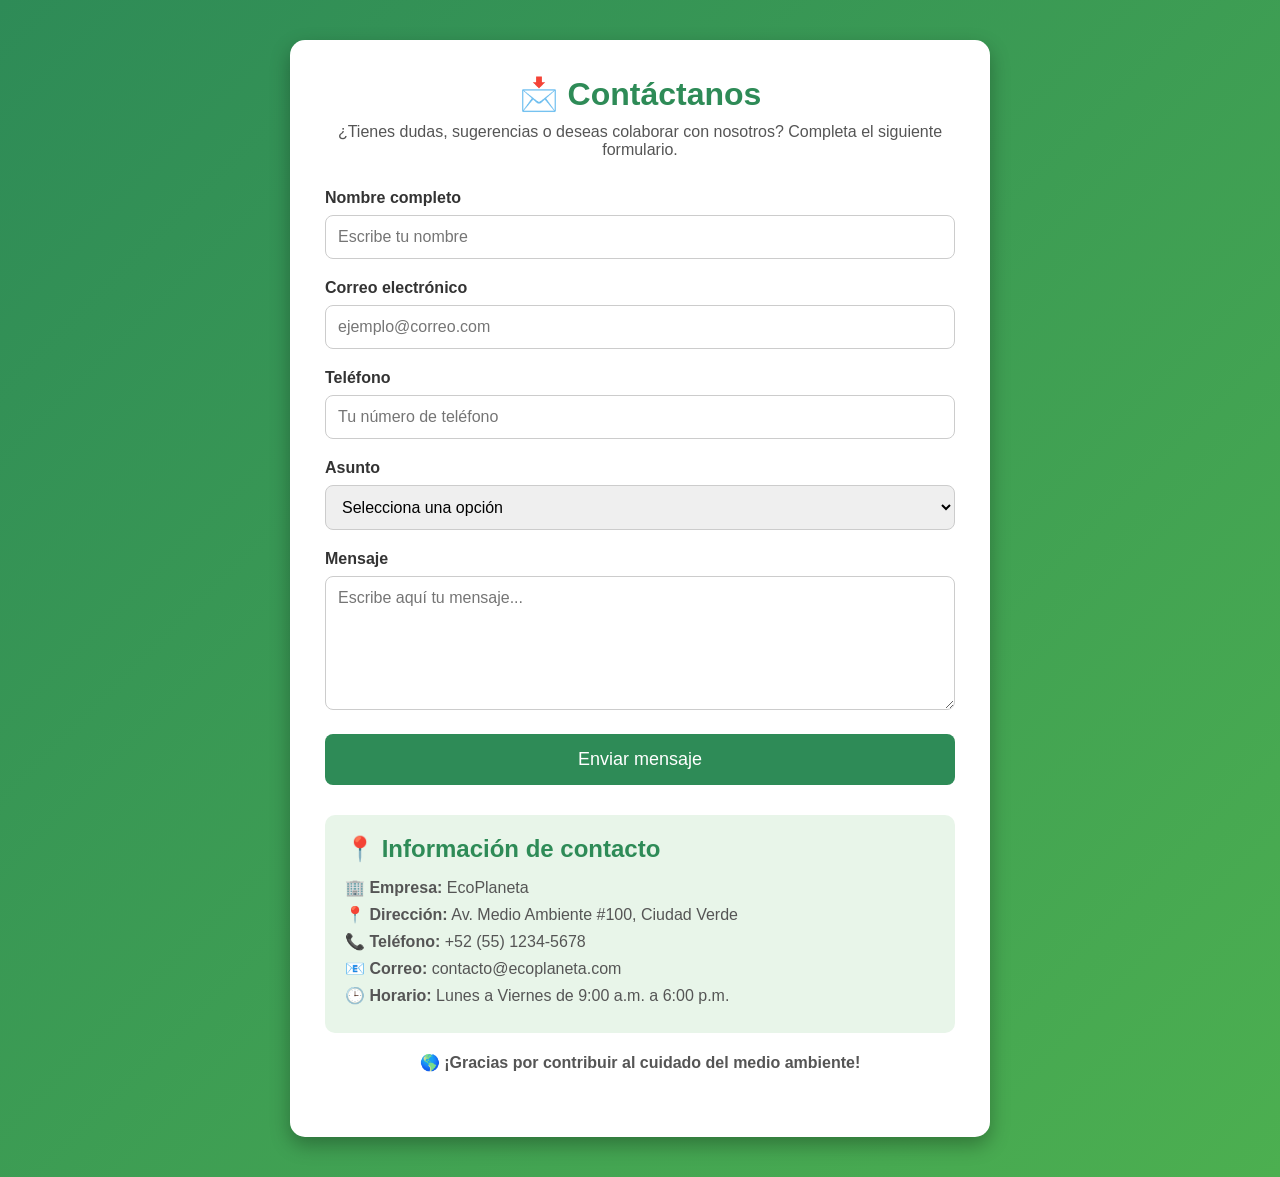
<file: CONTACTANOS.html>
<!DOCTYPE html>
<html lang="es">
<head>
<meta charset="UTF-8">
<meta name="viewport" content="width=device-width, initial-scale=1.0">
<title>Contáctanos</title>

<style>

*{
    margin:0;
    padding:0;
    box-sizing:border-box;
    font-family:Arial, Helvetica, sans-serif;
}

body{
    background:linear-gradient(135deg,#2e8b57,#4caf50);
}

.contenedor{
    width:90%;
    max-width:700px;
    margin:40px auto;
    background:#fff;
    padding:35px;
    border-radius:15px;
    box-shadow:0 8px 20px rgba(0,0,0,.3);
}

h1{
    text-align:center;
    color:#2e8b57;
    margin-bottom:10px;
}

p{
    text-align:center;
    color:#555;
    margin-bottom:30px;
}

label{
    font-weight:bold;
    color:#333;
}

input, select, textarea{
    width:100%;
    padding:12px;
    margin-top:8px;
    margin-bottom:20px;
    border:1px solid #ccc;
    border-radius:8px;
    font-size:16px;
}

textarea{
    resize:vertical;
}

button{
    width:100%;
    padding:15px;
    background:#2e8b57;
    color:white;
    border:none;
    border-radius:8px;
    font-size:18px;
    cursor:pointer;
    transition:.3s;
}

button:hover{
    background:#1b5e20;
}

.info{
    margin-top:30px;
    background:#e8f5e9;
    padding:20px;
    border-radius:10px;
}

.info h2{
    color:#2e8b57;
    margin-bottom:15px;
}

.info p{
    text-align:left;
    margin:8px 0;
}

footer{
    margin-top:20px;
    text-align:center;
    color:#666;
}

</style>

</head>

<body>

<div class="contenedor">

<h1>📩 Contáctanos</h1>

<p>¿Tienes dudas, sugerencias o deseas colaborar con nosotros? Completa el siguiente formulario.</p>

<form>

<label>Nombre completo</label>
<input type="text" placeholder="Escribe tu nombre" required>

<label>Correo electrónico</label>
<input type="email" placeholder="ejemplo@correo.com" required>

<label>Teléfono</label>
<input type="tel" placeholder="Tu número de teléfono">

<label>Asunto</label>
<select required>
<option value="">Selecciona una opción</option>
<option>Información sobre cambio climático</option>
<option>Reportar un problema ambiental</option>
<option>Sugerencias</option>
<option>Colaboración</option>
<option>Otro</option>
</select>

<label>Mensaje</label>
<textarea rows="6" placeholder="Escribe aquí tu mensaje..." required></textarea>

<button type="submit" onclick="mensaje()">Enviar mensaje</button>

</form>

<div class="info">

<h2>📍 Información de contacto</h2>

<p><strong>🏢 Empresa:</strong> EcoPlaneta</p>

<p><strong>📍 Dirección:</strong> Av. Medio Ambiente #100, Ciudad Verde</p>

<p><strong>📞 Teléfono:</strong> +52 (55) 1234-5678</p>

<p><strong>📧 Correo:</strong> contacto@ecoplaneta.com</p>

<p><strong>🕒 Horario:</strong> Lunes a Viernes de 9:00 a.m. a 6:00 p.m.</p>

</div>

<footer>

<p><strong>🌎 ¡Gracias por contribuir al cuidado del medio ambiente!</strong></p>

</footer>

</div>

<script>

function mensaje(){
    alert("¡Gracias por contactarnos! Hemos recibido tu mensaje.");
}

</script>

</body>
</html>
</file>
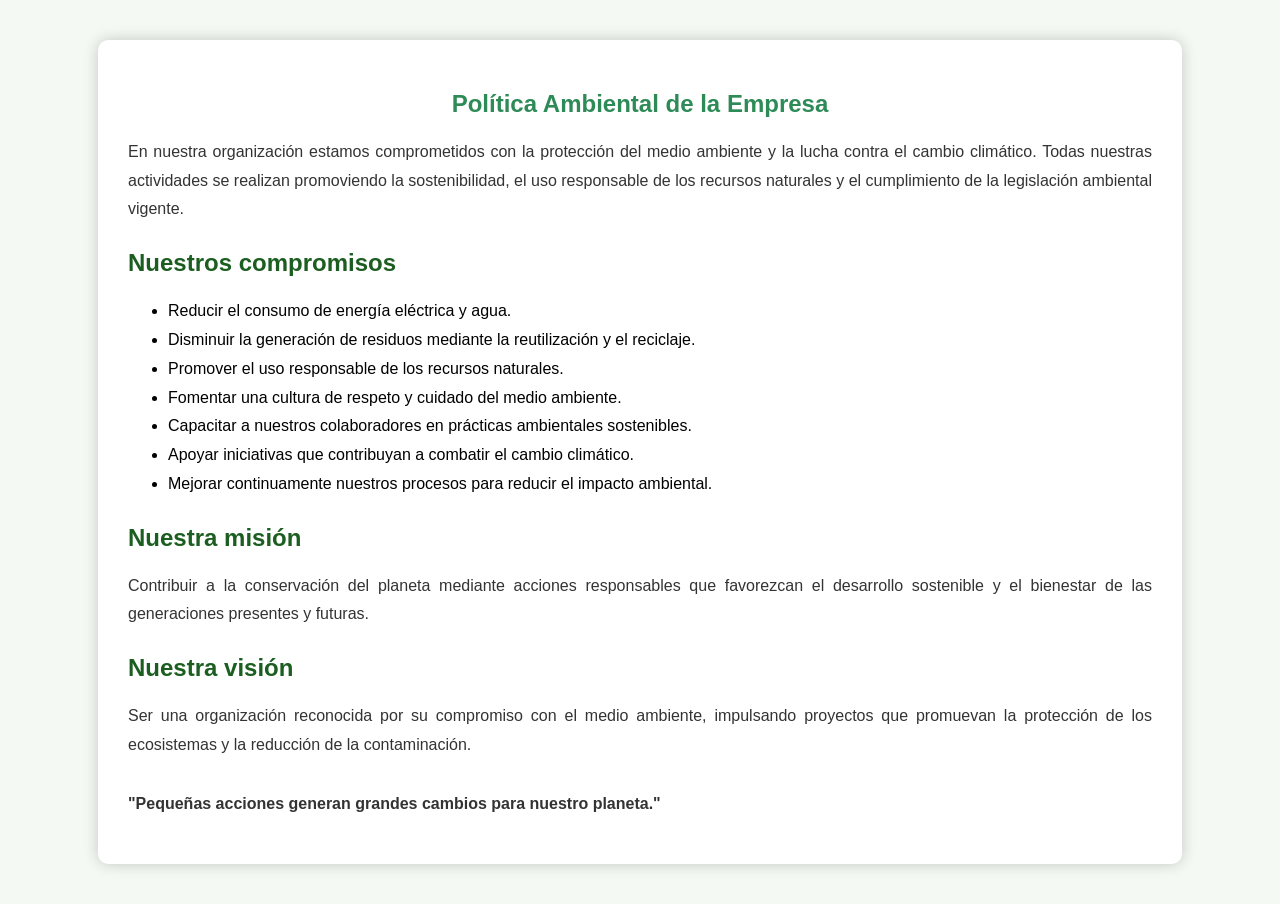
<file: POLITICA.html>
<!DOCTYPE html>
<html lang="es">
<head>
<meta charset="UTF-8">
<meta name="viewport" content="width=device-width, initial-scale=1.0">
<title>Política de la Empresa</title>

<style>
body{
    font-family: Arial, sans-serif;
    background:#f4f9f4;
    margin:0;
    padding:0;
}

section{
    width:80%;
    margin:40px auto;
    background:white;
    padding:30px;
    border-radius:10px;
    box-shadow:0 0 15px rgba(0,0,0,0.2);
}

h1{
    text-align:center;
    color:#2e8b57;
}

h2{
    color:#1b5e20;
    margin-top:25px;
}

p{
    text-align:justify;
    line-height:1.8;
    color:#333;
}

ul{
    line-height:1.8;
}

footer{
    margin-top:30px;
    text-align:center;
    color:#666;
}
</style>

</head>
<body>

<section>

<h1>Política Ambiental de la Empresa</h1>

<p>
En nuestra organización estamos comprometidos con la protección del medio ambiente y la lucha contra el cambio climático. Todas nuestras actividades se realizan promoviendo la sostenibilidad, el uso responsable de los recursos naturales y el cumplimiento de la legislación ambiental vigente.
</p>

<h2>Nuestros compromisos</h2>

<ul>
<li>Reducir el consumo de energía eléctrica y agua.</li>
<li>Disminuir la generación de residuos mediante la reutilización y el reciclaje.</li>
<li>Promover el uso responsable de los recursos naturales.</li>
<li>Fomentar una cultura de respeto y cuidado del medio ambiente.</li>
<li>Capacitar a nuestros colaboradores en prácticas ambientales sostenibles.</li>
<li>Apoyar iniciativas que contribuyan a combatir el cambio climático.</li>
<li>Mejorar continuamente nuestros procesos para reducir el impacto ambiental.</li>
</ul>

<h2>Nuestra misión</h2>

<p>
Contribuir a la conservación del planeta mediante acciones responsables que favorezcan el desarrollo sostenible y el bienestar de las generaciones presentes y futuras.
</p>

<h2>Nuestra visión</h2>

<p>
Ser una organización reconocida por su compromiso con el medio ambiente, impulsando proyectos que promuevan la protección de los ecosistemas y la reducción de la contaminación.
</p>

<footer>
<p><strong>"Pequeñas acciones generan grandes cambios para nuestro planeta."</strong></p>
</footer>

</section>

</body>
</html>
</file>
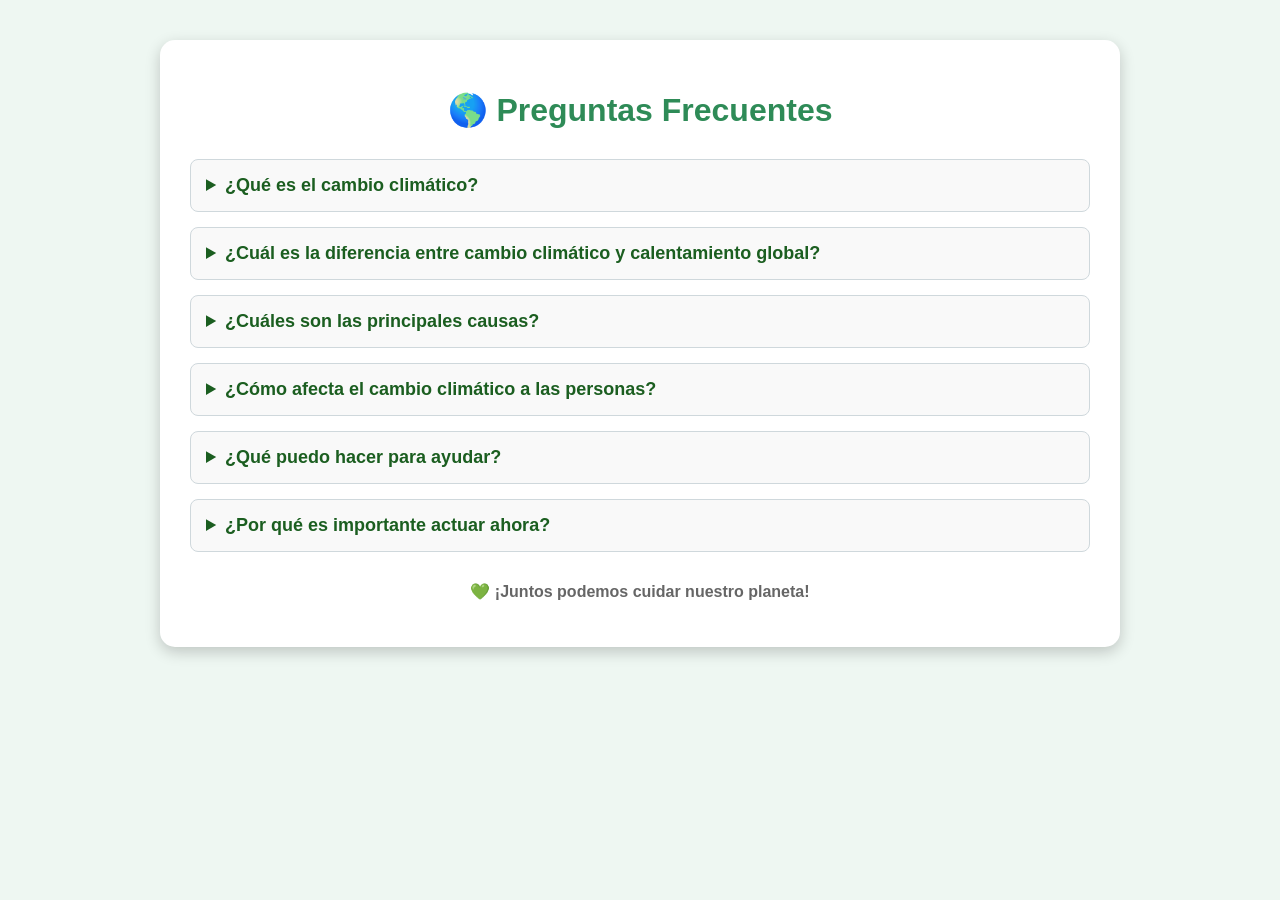
<file: PREGUNTAS.html>
<!DOCTYPE html>
<html lang="es">
<head>
<meta charset="UTF-8">
<meta name="viewport" content="width=device-width, initial-scale=1.0">
<title>Preguntas Frecuentes</title>

<style>
body{
    margin:0;
    font-family:Arial, Helvetica, sans-serif;
    background:#eef7f2;
}

.contenedor{
    width:80%;
    max-width:900px;
    margin:40px auto;
    background:#ffffff;
    padding:30px;
    border-radius:15px;
    box-shadow:0 5px 15px rgba(0,0,0,0.2);
}

h1{
    text-align:center;
    color:#2e8b57;
    margin-bottom:30px;
}

details{
    margin-bottom:15px;
    border:1px solid #cfd8dc;
    border-radius:8px;
    padding:15px;
    background:#f9f9f9;
}

summary{
    font-size:18px;
    font-weight:bold;
    cursor:pointer;
    color:#1b5e20;
}

details p{
    margin-top:15px;
    color:#444;
    line-height:1.8;
    text-align:justify;
}

footer{
    text-align:center;
    margin-top:30px;
    color:#666;
}
</style>

</head>
<body>

<div class="contenedor">

<h1>🌎 Preguntas Frecuentes</h1>

<details>
<summary>¿Qué es el cambio climático?</summary>
<p>
El cambio climático es la alteración de las temperaturas y de los patrones climáticos del planeta durante largos periodos. Actualmente, este fenómeno se acelera principalmente por las actividades humanas que generan gases de efecto invernadero.
</p>
</details>

<details>
<summary>¿Cuál es la diferencia entre cambio climático y calentamiento global?</summary>
<p>
El calentamiento global es el aumento de la temperatura promedio de la Tierra. El cambio climático incluye ese aumento de temperatura y otros cambios como sequías, inundaciones, tormentas más intensas y alteraciones en los ecosistemas.
</p>
</details>

<details>
<summary>¿Cuáles son las principales causas?</summary>
<p>
Las principales causas son la quema de combustibles fósiles, la deforestación, la contaminación industrial, el uso excesivo de energía y algunas actividades agrícolas y ganaderas.
</p>
</details>

<details>
<summary>¿Cómo afecta el cambio climático a las personas?</summary>
<p>
Puede provocar olas de calor, escasez de agua, pérdida de cultivos, enfermedades relacionadas con el clima, aumento del nivel del mar y desastres naturales más frecuentes.
</p>
</details>

<details>
<summary>¿Qué puedo hacer para ayudar?</summary>
<p>
Puedes ahorrar agua y energía, reciclar, utilizar transporte sostenible, plantar árboles, evitar el uso excesivo de plásticos y promover el cuidado del medio ambiente en tu comunidad.
</p>
</details>

<details>
<summary>¿Por qué es importante actuar ahora?</summary>
<p>
Cada acción cuenta. Si actuamos desde hoy, podemos reducir las emisiones contaminantes, proteger la biodiversidad y asegurar un planeta más saludable para las futuras generaciones.
</p>
</details>

<footer>
<p><strong>💚 ¡Juntos podemos cuidar nuestro planeta!</strong></p>
</footer>

</div>

</body>
</html>
</file>
